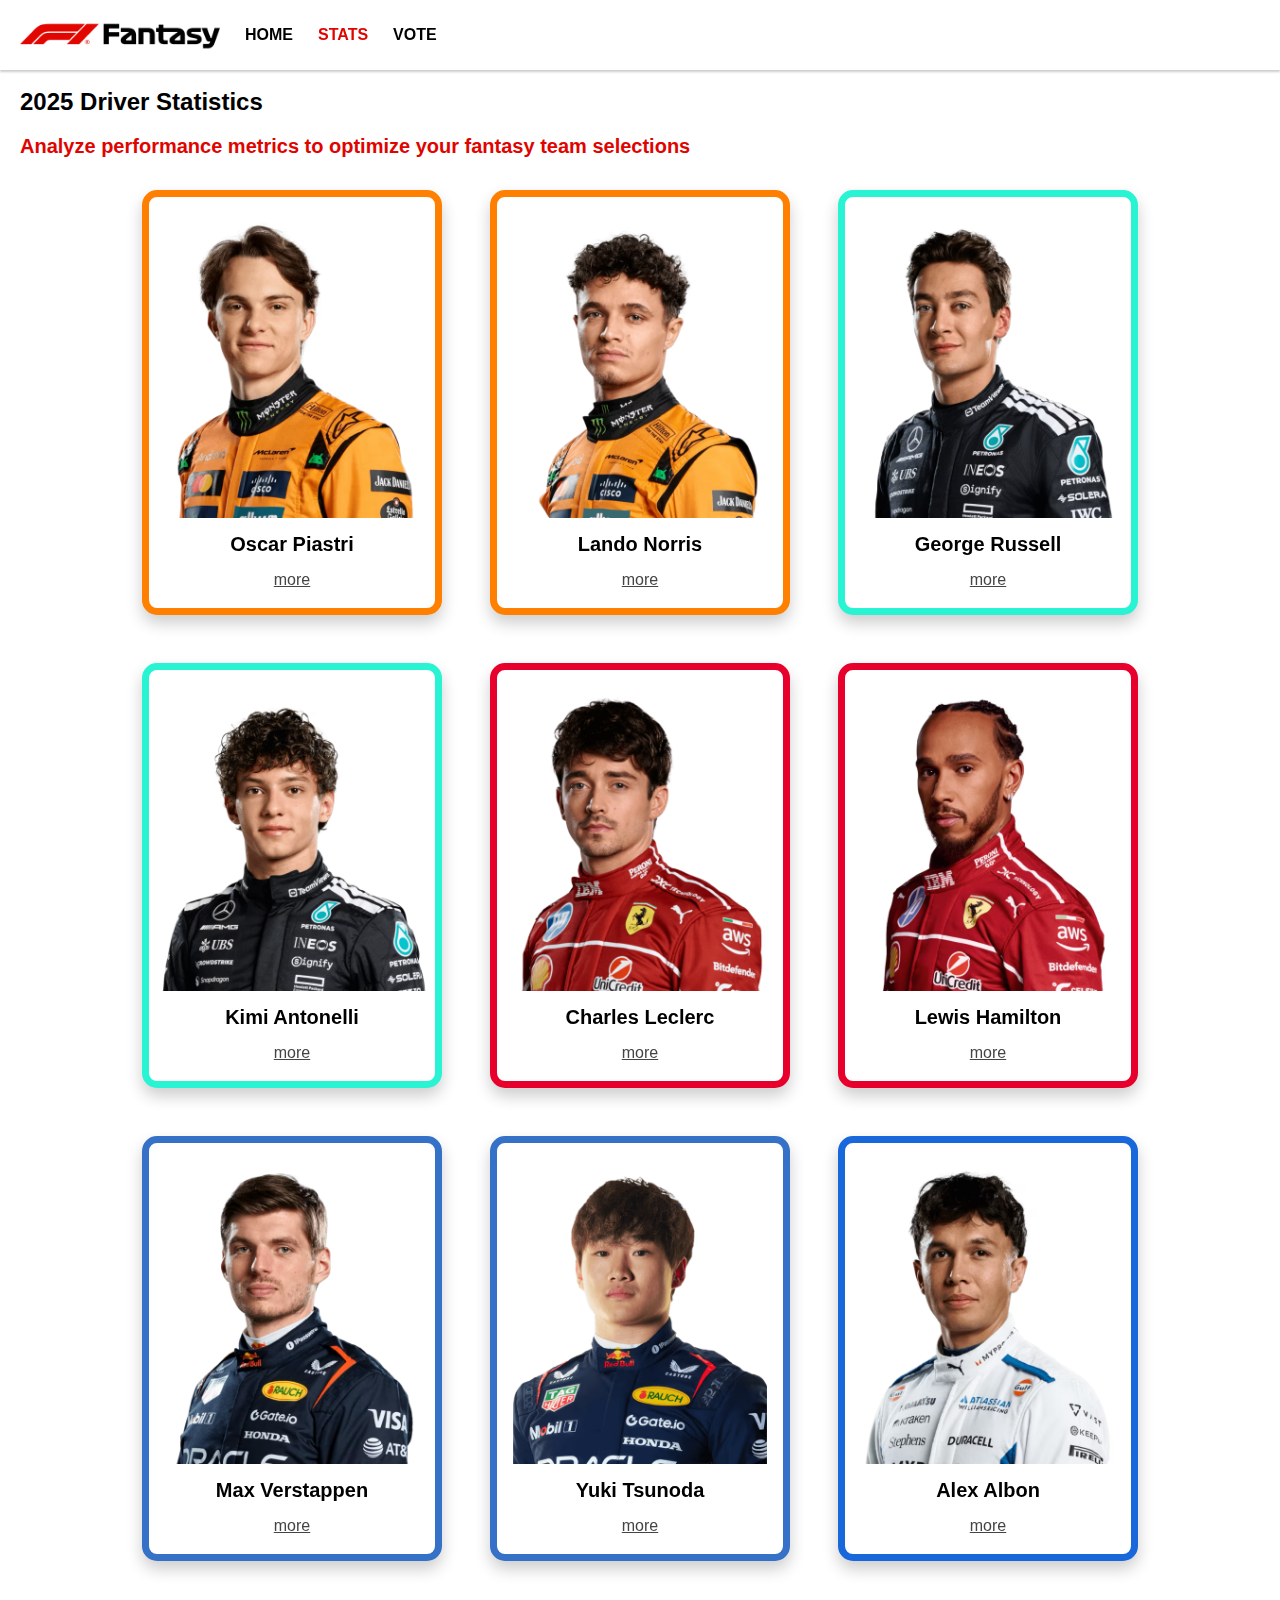
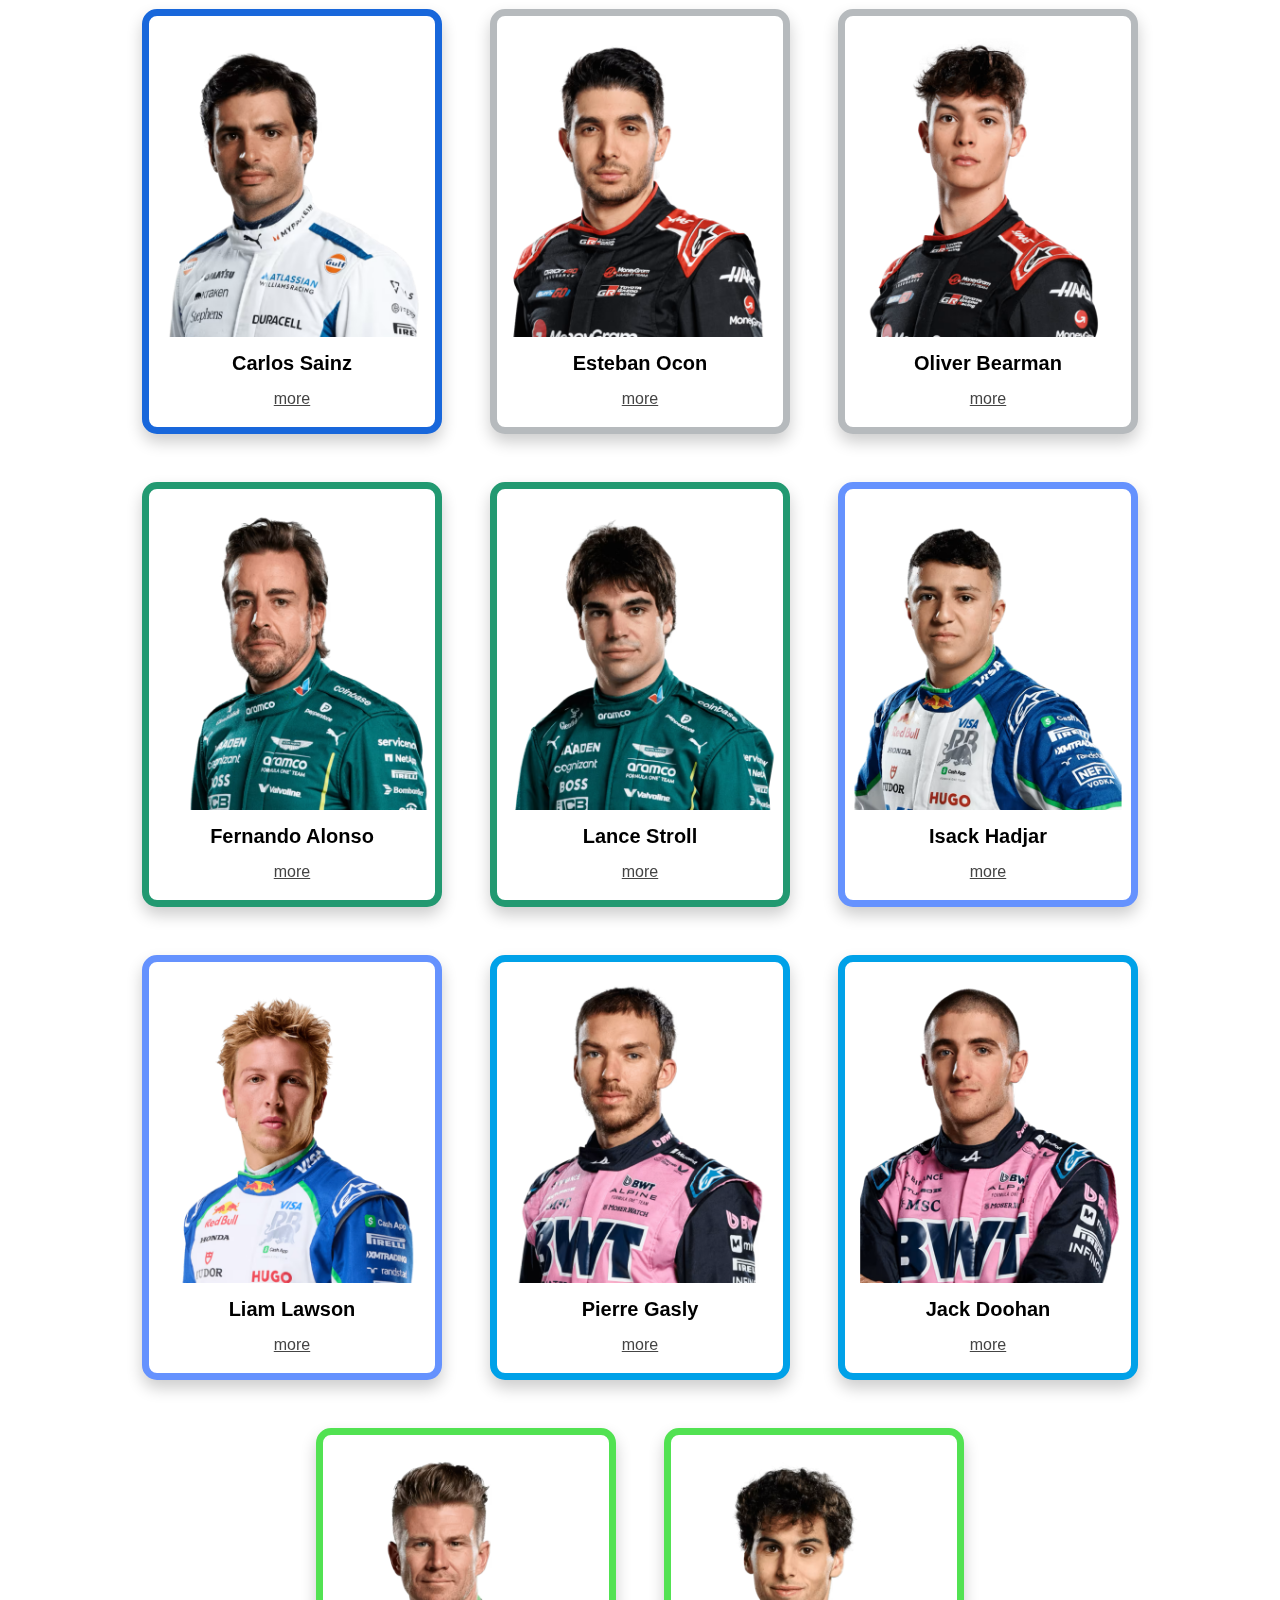
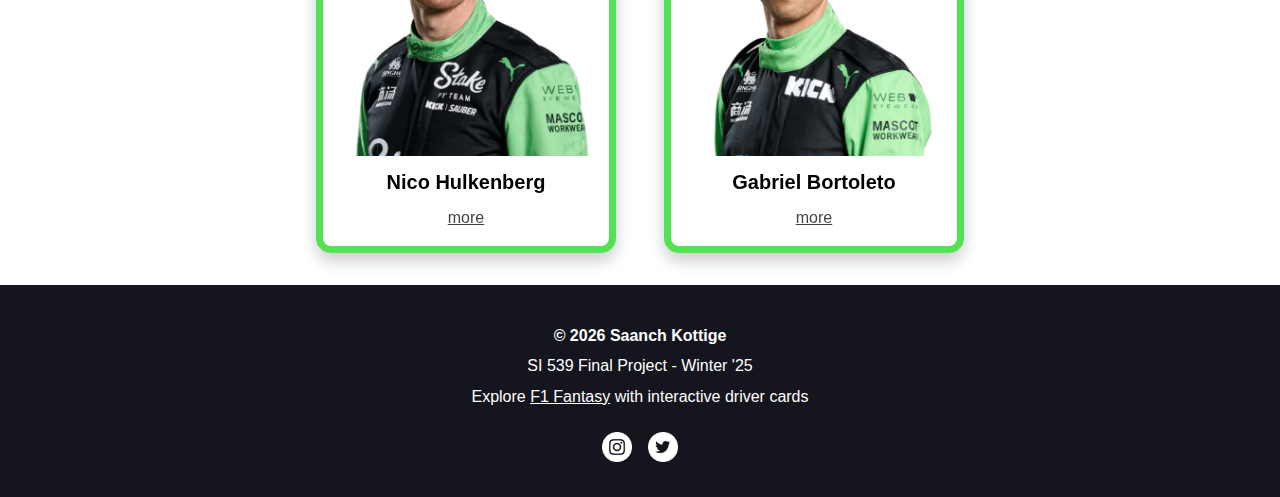
<file: stats.html>
<!DOCTYPE html>
<html lang="en">

<head>
    <meta charset="UTF-8">
    <meta name="viewport" content="width=device-width, initial-scale=1.0">
    <link rel="stylesheet" type="text/css" href="css/html5reset.css">
    <link rel="stylesheet" type="text/css" href="css/style.css">
    <title>F1 Fantasy 2025 Driver Stats</title>
</head>

<body>
    <a class="skip" href="#main_anchor">Skip to Main Content</a>
    <header>
        <img src="images/logo.png" alt="F1 Fantasy Logo" class="logo">
        <nav class="nav">
            <ul>
                <li><a href = "index.html">HOME</a></li>
                <li><a href = "stats.html" class="active">STATS</a></li>
                <li><a href = "vote.html">VOTE</a></li>
            </ul>
        </nav>
    </header>

    <main id="main_anchor">
        <h1>2025 Driver Statistics</h1>

        <h2 class="tagline">Analyze performance metrics to optimize your fantasy team selections</h2>

        <div class="drivers">

        <!-- Oscar -->
        <div class="card">
            <div class="card__inner">
                <div class="card__face card__face--front mclaren">
                    <img src="images/oscar.png" alt="Oscar Piastri Headshot"/>
					<h2>Oscar Piastri</h2>
                    <div class="card__button--front">
                        <button type="button" class="card__button--front">more</button>
                    </div>
                </div>
                <div class="card__face card__face--back mclaren">
                    <div class="card__content">
                        <div class="card__header">
                            <img src="images/oscar.png" alt="Oscar Piastri Headshot"/>
                            <h2>Oscar Piastri</h2>
                            <h3>McLaren</h3>
                        </div>
                        <div class="card__body">
                            <h3>Standing</h3>
                            <p>1st</p>
                            <h3>Value</h3>
                            <p>$23.7m</p>
                            <h3>Fantasy Points</h3>
                            <p>162</p>
                            <h3>Selection %</h3>
                            <p>35%</p>
                            <h3>Value for Money</h3>
                            <p>1.37</p>
                        </div>
                        <div class="card__button--back">
                            <button type="button" class="card__button--back">close</button>
                        </div>
                    </div>
                </div>
            </div>
        </div>

        <!-- Lando -->
        <div class="card">
            <div class="card__inner">
                <div class="card__face card__face--front mclaren">
                    <img src="images/lando.png" alt="Lando Norris Headshot"/>
					<h2>Lando Norris</h2>
                    <div class="card__button--front">
                        <button type="button" class="card__button--front">more</button>
                    </div>
                </div>
                <div class="card__face card__face--back mclaren">
                    <div class="card__content">
                        <div class="card__header">
                            <img src="images/lando.png" alt="Lando Norris Headshot"/>
                            <h2>Lando Norris</h2>
                            <h3>McLaren</h3>
                        </div>
                        <div class="card__body">
                            <h3>Standing</h3>
                            <p>2nd</p>
                            <h3>Value</h3>
                            <p>$30.1m</p>
                            <h3>Fantasy Points</h3>
                            <p>195</p>
                            <h3>Selection %</h3>
                            <p>25%</p>
                            <h3>Value for Money</h3>
                            <p>1.3</p>
                        </div>
                        <div class="card__button--back">
                            <button type="button" class="card__button--back">close</button>
                        </div>
                    </div>
                </div>
            </div>
        </div>

        <!-- George -->
        <div class="card">
            <div class="card__inner">
                <div class="card__face card__face--front mercedes">
                    <img src="images/george.png" alt="George Russell Headshot"/>
					<h2>George Russell</h2>
                    <div class="card__button--front">
                        <button type="button" class="card__button--front">more</button>
                    </div>
                </div>
                <div class="card__face card__face--back mercedes">
                    <div class="card__content">
                        <div class="card__header">
                            <img src="images/george.png" alt="George Russell Headshot" class="pp"/>
                            <h2>George Russell</h2>
                            <h3>Mercedes</h3>
                        </div>
                        <div class="card__body">
                            <h3>Standing</h3>
                            <p>4th</p>
                            <h3>Value</h3>
                            <p>$22.1m</p>
                            <h3>Fantasy Points</h3>
                            <p>125</p>
                            <h3>Selection %</h3>
                            <p>12%</p>
                            <h3>Value for Money</h3>
                            <p>1.13</p>
                        </div>
                        <div class="card__button--back">
                            <button type="button" class="card__button--back">close</button>
                        </div>
                    </div>
                </div>
            </div>
        </div>

        <!-- Kimi -->
        <div class="card">
            <div class="card__inner">
                <div class="card__face card__face--front mercedes">
                    <img src="images/kimi.png" alt="Kimi Antonelli Headshot"/>
					<h2>Kimi Antonelli </h2>
                    <div class="card__button--front">
                        <button type="button" class="card__button--front">more</button>
                    </div>
                </div>
                <div class="card__face card__face--back mercedes">
                    <div class="card__content">
                        <div class="card__header">
                            <img src="images/kimi.png" alt="Kimi Antonelli Headshot" class="pp"/>
                            <h2>Kimi Antonelli</h2>
                            <h3>Mercedes</h3>
                        </div>
                        <div class="card__body">
                            <h3>Standing</h3>
                            <p>6th</p>
                            <h3>Value</h3>
                            <p>$19.6m</p>
                            <h3>Fantasy Points</h3>
                            <p>113</p>
                            <h3>Selection %</h3>
                            <p>19%</p>
                            <h3>Value for Money</h3>
                            <p>1.15</p>
                        </div>
                        <div class="card__button--back">
                            <button type="button" class="card__button--back">close</button>
                        </div>
                    </div>
                </div>
            </div>
        </div>

        <!-- Charles -->
        <div class="card">
            <div class="card__inner">
                <div class="card__face card__face--front ferrari">
                    <img src="images/charles.png" alt="Charles Leclerc Headshot"/>
					<h2>Charles Leclerc</h2>
                    <div class="card__button--front">
                        <button type="button" class="card__button--front">more</button>
                    </div>
                </div>
                <div class="card__face card__face--back ferrari">
                    <div class="card__content">
                        <div class="card__header">
                            <img src="images/charles.png" alt="Charles Leclerc Headshot"/>
                            <h2>Charles Leclerc</h2>
                            <h3>Ferrari</h3>
                        </div>
                        <div class="card__body">
                            <h3>Standing</h3>
                            <p>5th</p>
                            <h3>Value</h3>
                            <p>$24.6m</p>
                            <h3>Fantasy Points</h3>
                            <p>65</p>
                            <h3>Selection %</h3>
                            <p>13%</p>
                            <h3>Value for Money</h3>
                            <p>0.53</p>
                        </div>
                        <div class="card__button--back">
                            <button type="button" class="card__button--back">close</button>
                        </div>
                    </div>
                </div>
            </div>
        </div>

        <!-- Lewis -->
        <div class="card">
            <div class="card__inner">
                <div class="card__face card__face--front ferrari">
                    <img src="images/lewis.png" alt="Lewis Hamilton Headshot"/>
					<h2>Lewis Hamilton</h2>
                    <div class="card__button--front">
                        <button type="button" class="card__button--front">more</button>
                    </div>
                </div>
                <div class="card__face card__face--back ferrari">
                    <div class="card__content">
                        <div class="card__header">
                            <img src="images/lewis.png" alt="Lewis Hamilton Headshot"/>
                            <h2>Lewis Hamilton</h2>
                            <h3>Ferrari</h3>
                        </div>
                        <div class="card__body">
                            <h3>Standing</h3>
                            <p>7th</p>
                            <h3>Value</h3>
                            <p>$23.3m</p>
                            <h3>Fantasy Points</h3>
                            <p>66</p>
                            <h3>Selection %</h3>
                            <p>12%</p>
                            <h3>Value for Money</h3>
                            <p>0.57</p>
                        </div>
                        <div class="card__button--back">
                            <button type="button" class="card__button--back">close</button>
                        </div>
                    </div>
                </div>
            </div>
        </div>

        <!-- Max -->
        <div class="card">
            <div class="card__inner">
                <div class="card__face card__face--front redbull">
                    <img src="images/max.png" alt="Max Verstappen Headshot"/>
					<h2>Max Verstappen</h2>
                    <div class="card__button--front">
                        <button type="button" class="card__button--front">more</button>
                    </div>
                </div>
                <div class="card__face card__face--back redbull">
                    <div class="card__content">
                        <div class="card__header">
                            <img src="images/max.png" alt="Max Verstappen Headshot"/>
                            <h2>Max Verstappen</h2>
                            <h3>Red Bull Racing</h3>
                        </div>
                        <div class="card__body">
                            <h3>Standing</h3>
                            <p>3rd</p>
                            <h3>Value</h3>
                            <p>$28.9m</p>
                            <h3>Fantasy Points</h3>
                            <p>155</p>
                            <h3>Selection %</h3>
                            <p>17%</p>
                            <h3>Value for Money</h3>
                            <p>1.07</p>
                        </div>
                        <div class="card__button--back">
                            <button type="button" class="card__button--back">close</button>
                        </div>
                    </div>
                </div>
            </div>
        </div>

        <!-- Yuki -->
        <div class="card">
            <div class="card__inner">
                <div class="card__face card__face--front redbull">
                    <img src="images/yuki.png" alt="Yuki Tsunoda Headshot"/>
					<h2>Yuki Tsunoda</h2>
                    <div class="card__button--front">
                        <button type="button" class="card__button--front">more</button>
                    </div>
                </div>
                <div class="card__face card__face--back redbull">
                    <div class="card__content">
                        <div class="card__header">
                            <img src="images/yuki.png" alt="Yuki Tsunoda Headshot"/>
                            <h2>Yuki Tsunoda</h2>
                            <h3>Red Bull Racing</h3>
                        </div>
                        <div class="card__body">
                            <h3>Standing</h3>
                            <p>16th</p>
                            <h3>Value</h3>
                            <p>$15.8m</p>
                            <h3>Fantasy Points</h3>
                            <p>5</p>
                            <h3>Selection %</h3>
                            <p>12%</p>
                            <h3>Value for Money</h3>
                            <p>0.06</p>
                        </div>
                        <div class="card__button--back">
                            <button type="button" class="card__button--back">close</button>
                        </div>
                    </div>
                </div>
            </div>
        </div>

        <!-- Alex -->
        <div class="card">
            <div class="card__inner">
                <div class="card__face card__face--front williams">
                    <img src="images/alex.png" alt="Alex Albon Headshot"/>
					<h2>Alex Albon</h2>
                    <div class="card__button--front">
                        <button type="button" class="card__button--front">more</button>
                    </div>
                </div>
                <div class="card__face card__face--back williams">
                    <div class="card__content">
                        <div class="card__header">
                            <img src="images/alex.png" alt="Alex Albon Headshot"/>
                            <h2>Alex Albon</h2>
                            <h3>Williams</h3>
                        </div>
                        <div class="card__body">
                            <h3>Standing</h3>
                            <p>8th</p>
                            <h3>Value</h3>
                            <p>$12.6m</p>
                            <h3>Fantasy Points</h3>
                            <p>61</p>
                            <h3>Selection %</h3>
                            <p>30%</p>
                            <h3>Value for Money</h3>
                            <p>0.97</p>
                        </div>
                        <div class="card__button--back">
                            <button type="button" class="card__button--back">close</button>
                        </div>
                    </div>
                </div>
            </div>
        </div>

        <!-- Carlos -->
        <div class="card">
            <div class="card__inner">
                <div class="card__face card__face--front williams">
                    <img src="images/carlos.png" alt="Carlos Sainz Headshot"/>
					<h2>Carlos Sainz</h2>
                    <div class="card__button--front">
                        <button type="button" class="card__button--front">more</button>
                    </div>
                </div>
                <div class="card__face card__face--back williams">
                    <div class="card__content">
                        <div class="card__header">
                            <img src="images/carlos.png" alt="Carlos Sainz Headshot"/>
                            <h2>Carlos Sainz</h2>
                            <h3>Williams</h3>
                        </div>
                        <div class="card__body">
                            <h3>Standing</h3>
                            <p>15th</p>
                            <h3>Value</h3>
                            <p>$10.1m</p>
                            <h3>Fantasy Points</h3>
                            <p>- 4</p>
                            <h3>Selection %</h3>
                            <p>39%</p>
                            <h3>Value for Money</h3>
                            <p>- 0.08</p>
                        </div>
                        <div class="card__button--back">
                            <button type="button" class="card__button--back">close</button>
                        </div>
                    </div>
                </div>
            </div>
        </div>

        <!-- Esteban -->
        <div class="card">
            <div class="card__inner">
                <div class="card__face card__face--front haas">
                    <img src="images/esteban.png" alt="Esteban Ocon Headshot"/>
					<h2>Esteban Ocon</h2>
                    <div class="card__button--front">
                        <button type="button" class="card__button--front">more</button>
                    </div>
                </div>
                <div class="card__face card__face--back haas">
                    <div class="card__content">
                        <div class="card__header">
                            <img src="images/esteban.png" alt="Esteban Ocon Headshot"/>
                            <h2>Esteban Ocon</h2>
                            <h3>Haas</h3>
                        </div>
                        <div class="card__body">
                            <h3>Standing</h3>
                            <p>9th</p>
                            <h3>Value</h3>
                            <p>$9.1m</p>
                            <h3>Fantasy Points</h3>
                            <p>54</p>
                            <h3>Selection %</h3>
                            <p>29%</p>
                            <h3>Value for Money</h3>
                            <p>1.19</p>
                        </div>
                        <div class="card__button--back">
                            <button type="button" class="card__button--back">close</button>
                        </div>
                    </div>
                </div>
            </div>
        </div>

        <!-- Oliver -->
        <div class="card">
            <div class="card__inner">
                <div class="card__face card__face--front haas">
                    <img src="images/oliver.png" alt="Oliver Bearman Headshot"/>
					<h2>Oliver Bearman</h2>
                    <div class="card__button--front">
                        <button type="button" class="card__button--front">more</button>
                    </div>
                </div>
                <div class="card__face card__face--back haas">
                    <div class="card__content">
                        <div class="card__header">
                            <img src="images/oliver.png" alt="Oliver Bearman Headshot"/>
                            <h2>Oliver Bearman</h2>
                            <h3>Haas</h3>
                        </div>
                        <div class="card__body">
                            <h3>Standing</h3>
                            <p>13th</p>
                            <h3>Value</h3>
                            <p>$8.5m</p>
                            <h3>Fantasy Points</h3>
                            <p>53</p>
                            <h3>Selection %</h3>
                            <p>53%</p>
                            <h3>Value for Money</h3>
                            <p>1.25</p>
                        </div>
                        <div class="card__button--back">
                            <button type="button" class="card__button--back">close</button>
                        </div>
                    </div>
                </div>
            </div>
        </div>

        <!-- Fernando -->
        <div class="card">
            <div class="card__inner">
                <div class="card__face card__face--front astonmartin">
                    <img src="images/fernando.png" alt="Fernando Alonso Headshot"/>
					<h2>Fernando Alonso</h2>
                    <div class="card__button--front">
                        <button type="button" class="card__button--front">more</button>
                    </div>
                </div>
                <div class="card__face card__face--back astonmartin">
                    <div class="card__content">
                        <div class="card__header">
                            <img src="images/fernando.png" alt="Fernando Alonso Headshot"/>
                            <h2>Fernando Alonso</h2>
                            <h3>Aston Martin</h3>
                        </div>
                        <div class="card__body">
                            <h3>Standing</h3>
                            <p>17th</p>
                            <h3>Value</h3>
                            <p>$6.2m</p>
                            <h3>Fantasy Points</h3>
                            <p>- 20</p>
                            <h3>Selection %</h3>
                            <p>32%</p>
                            <h3>Value for Money</h3>
                            <p>- 0.65</p>
                        </div>
                        <div class="card__button--back">
                            <button type="button" class="card__button--back">close</button>
                        </div>
                    </div>
                </div>
            </div>
        </div>

        <!-- Lance -->
        <div class="card">
            <div class="card__inner">
                <div class="card__face card__face--front astonmartin">
                    <img src="images/lance.png" alt="Lance Stroll Headshot"/>
					<h2>Lance Stroll</h2>
                    <div class="card__button--front">
                        <button type="button" class="card__button--front">more</button>
                    </div>
                </div>
                <div class="card__face card__face--back astonmartin">
                    <div class="card__content">
                        <div class="card__header">
                            <img src="images/lance.png" alt="Lance Stroll Headshot"/>
                            <h2>Lance Stroll</h2>
                            <h3>Aston Martin</h3>
                        </div>
                        <div class="card__body">
                            <h3>Standing</h3>
                            <p>10th</p>
                            <h3>Value</h3>
                            <p>$9.1m</p>
                            <h3>Fantasy Points</h3>
                            <p>43</p>
                            <h3>Selection %</h3>
                            <p>11%</p>
                            <h3>Value for Money</h3>
                            <p>0.95</p>
                        </div>
                        <div class="card__button--back">
                            <button type="button" class="card__button--back">close</button>
                        </div>
                    </div>
                </div>
            </div>
        </div>

        <!-- Isack -->
        <div class="card">
            <div class="card__inner">
                <div class="card__face card__face--front vcarb">
                    <img src="images/isack.png" alt="Isack Hadjar Headshot"/>
					<h2>Isack Hadjar</h2>
                    <div class="card__button--front">
                        <button type="button" class="card__button--front">more</button>
                    </div>
                </div>
                <div class="card__face card__face--back vcarb">
                    <div class="card__content">
                        <div class="card__header">
                            <img src="images/isack.png" alt="Isack Hadjar Headshot"/>
                            <h2>Isack Hadjar</h2>
                            <h3>Racing Bulls</h3>
                        </div>
                        <div class="card__body">
                            <h3>Standing</h3>
                            <p>14th</p>
                            <h3>Value</h3>
                            <p>$5.7m</p>
                            <h3>Fantasy Points</h3>
                            <p>12</p>
                            <h3>Selection %</h3>
                            <p>55%</p>
                            <h3>Value for Money</h3>
                            <p>0.42</p>
                        </div>
                        <div class="card__button--back">
                            <button type="button" class="card__button--back">close</button>
                        </div>
                    </div>
                </div>
            </div>
        </div>

        <!-- Liam -->
        <div class="card">
            <div class="card__inner">
                <div class="card__face card__face--front vcarb">
                    <img src="images/liam.png" alt="Liam Lawson Headshot"/>
					<h2>Liam Lawson</h2>
                    <div class="card__button--front">
                        <button type="button" class="card__button--front">more</button>
                    </div>
                </div>
                <div class="card__face card__face--back vcarb">
                    <div class="card__content">
                        <div class="card__header">
                            <img src="images/liam.png" alt="Liam Lawson Headshot"/>
                            <h2>Liam Lawson</h2>
                            <h3>Racing Bulls</h3>
                        </div>
                        <div class="card__body">
                            <h3>Standing</h3>
                            <p>18th</p>
                            <h3>Value</h3>
                            <p>$6.6m</p>
                            <h3>Fantasy Points</h3>
                            <p>12</p>
                            <h3>Selection %</h3>
                            <p>6%</p>
                            <h3>Value for Money</h3>
                            <p>0.36</p>
                        </div>
                        <div class="card__button--back">
                            <button type="button" class="card__button--back">close</button>
                        </div>
                    </div>
                </div>
            </div>
        </div>

        <!-- Pierre -->
        <div class="card">
            <div class="card__inner">
                <div class="card__face card__face--front alpine">
                    <img src="images/pierre.png" alt="Pierre Gasly Headshot"/>
					<h2>Pierre Gasly</h2>
                    <div class="card__button--front">
                        <button type="button" class="card__button--front">more</button>
                    </div>
                </div>
                <div class="card__face card__face--back alpine">
                    <div class="card__content">
                        <div class="card__header">
                            <img src="images/pierre.png" alt="Pierre Gasly Headshot"/>
                            <h2>Pierre Gasly</h2>
                            <h3>Alpine</h3>
                        </div>
                        <div class="card__body">
                            <h3>Standing</h3>
                            <p>11th</p>
                            <h3>Value</h3>
                            <p>$8.8m</p>
                            <h3>Fantasy Points</h3>
                            <p>- 11</p>
                            <h3>Selection %</h3>
                            <p>19%</p>
                            <h3>Value for Money</h3>
                            <p>- 0.25</p>
                        </div>
                        <div class="card__button--back">
                            <button type="button" class="card__button--back">close</button>
                        </div>
                    </div>
                </div>
            </div>
        </div>

        <!-- Jack -->
        <div class="card">
            <div class="card__inner">
                <div class="card__face card__face--front alpine">
                    <img src="images/jack.png" alt="Jack Doohan Headshot"/>
					<h2>Jack Doohan</h2>
                    <div class="card__button--front">
                        <button type="button" class="card__button--front">more</button>
                    </div>
                </div>
                <div class="card__face card__face--back alpine">
                    <div class="card__content">
                        <div class="card__header">
                            <img src="images/jack.png" alt="Jack Doohan Headshot"/>
                            <h2>Jack Doohan</h2>
                            <h3>Alpine</h3>
                        </div>
                        <div class="card__body">
                            <h3>Standing</h3>
                            <p>19th</p>
                            <h3>Value</h3>
                            <p>$5m</p>
                            <h3>Fantasy Points</h3>
                            <p>0</p>
                            <h3>Selection %</h3>
                            <p>19%</p>
                            <h3>Value for Money</h3>
                            <p>0</p>
                        </div>
                        <div class="card__button--back">
                            <button type="button" class="card__button--back">close</button>
                        </div>
                    </div>
                </div>
            </div>
        </div>

        <!-- Nico -->
        <div class="card">
            <div class="card__inner">
                <div class="card__face card__face--front kicksauber">
                    <img src="images/nico.png" alt="Nico Hulkenberg Headshot"/>
					<h2>Nico Hulkenberg</h2>
                    <div class="card__button--front">
                        <button type="button" class="card__button--front">more</button>
                    </div>
                </div>
                <div class="card__face card__face--back kicksauber">
                    <div class="card__content">
                        <div class="card__header">
                            <img src="images/nico.png" alt="Nico Hulkenberg Headshot"/>
                            <h2>Nico Hulkenberg</h2>
                            <h3>Kick Sauber</h3>
                        </div>
                        <div class="card__body">
                            <h3>Standing</h3>
                            <p>12th</p>
                            <h3>Value</h3>
                            <p>$6.6m</p>
                            <h3>Fantasy Points</h3>
                            <p>6</p>
                            <h3>Selection %</h3>
                            <p>28%</p>
                            <h3>Value for Money</h3>
                            <p>0.18</p>
                        </div>
                        <div class="card__button--back">
                            <button type="button" class="card__button--back">close</button>
                        </div>
                    </div>
                </div>
            </div>
        </div>

        <!-- Gabriel -->
        <div class="card">
            <div class="card__inner">
                <div class="card__face card__face--front kicksauber">
                    <img src="images/gabriel.png" alt="Gabriel Bortoleto Headshot"/>
					<h2>Gabriel Bortoleto</h2>
                    <div class="card__button--front">
                        <button type="button" class="card__button--front">more</button>
                    </div>
                </div>
                <div class="card__face card__face--back kicksauber">
                    <div class="card__content">
                        <div class="card__header">
                            <img src="images/gabriel.png" alt="Gabriel Bortoleto Headshot"/>
                            <h2>Gabriel Bortoleto</h2>
                            <h3>Kick Sauber</h3>
                        </div>
                        <div class="card__body">
                            <h3>Standing</h3>
                            <p>20th</p>
                            <h3>Value</h3>
                            <p>$4.5m</p>
                            <h3>Fantasy Points</h3>
                            <p>- 6</p>
                            <h3>Selection %</h3>
                            <p>24%</p>
                            <h3>Value for Money</h3>
                            <p>- 0.27</p>
                        </div>
                        <div class="card__button--back">
                            <button type="button" class="card__button--back">close</button>
                        </div>
                    </div>
                </div>
            </div>
        </div>

        </div>
    </main>

    <footer class="footer">
        <div class="footer__content">
          <h3>&copy; <span id="year"></span> Saanch Kottige</h3>
          <script>
              const year = new Date().getFullYear();
              document.getElementById("year").textContent = year;
          </script>
          <p>SI 539 Final Project - Winter '25</p>
          <p>Explore <a href="https://fantasy.formula1.com/en/">F1 Fantasy</a> with interactive driver cards</p>
        </div>
        <div class="footer__social">
          <a href="https://www.instagram.com/f1/" class="social-icon"><img src="images/instagram.png" alt="Instagram"></a>
          <a href="https://x.com/F1" class="social-icon"><img src="images/twitter.png" alt="X (twitter)"></a>
        </div>
      </footer>

    <script src="js/main.js"></script>

</body>

</html>
</file>
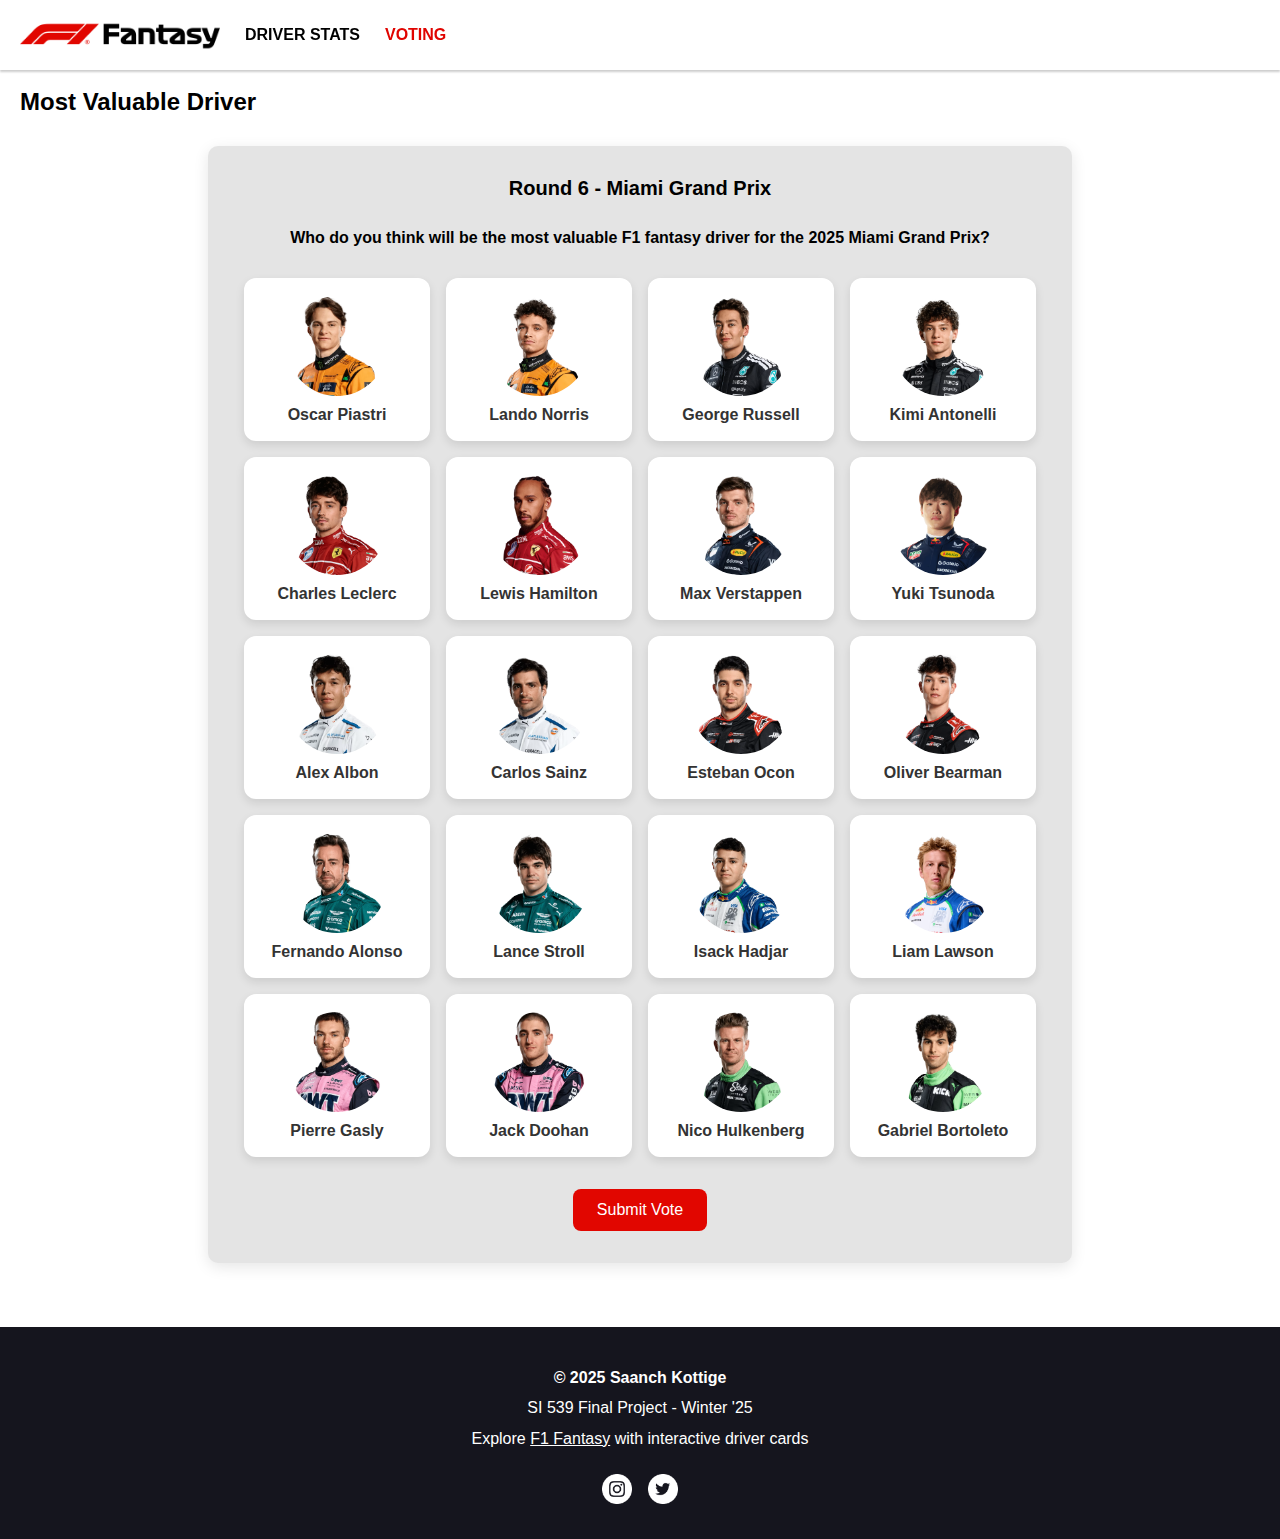
<file: vote.html>
<!DOCTYPE html>
<html lang="en">

<head>
    <meta charset="UTF-8">
    <meta name="viewport" content="width=device-width, initial-scale=1.0">
    <link rel="stylesheet" type="text/css" href="css/html5reset.css">
    <link rel="stylesheet" type="text/css" href="css/style.css">
    <title>Driver of the Round Poll</title>
</head>

<body>
    <a class="skip" href="#main_anchor">Skip to Main Content</a>
    <header>
        <img src="images/logo.png" alt="F1 Fantasy Logo" class="logo">
        <nav class="nav">
            <ul>
                <li><a href = "index.html">DRIVER STATS</a></li>
                <li><a href = "vote.html" class="active">VOTING</a></li>
            </ul>
        </nav>
    </header>

    <main id="main_anchor">
        <h1>Most Valuable Driver</h1>

        <div id="poll-section">
        <form id="vote-form">
            <h2>Round 6 - Miami Grand Prix</h2>
            <h3>Who do you think will be the most valuable F1 fantasy driver for the 2025 Miami Grand Prix?</h3>

            <div class="driver-options">

                <label class="driver-card">
                    <input type="radio" name="driver" value="oscar"/>
                    <img src="images/oscar.png" alt="Oscar Piastri">
                    <span>Oscar Piastri</span>
                </label>

                <label class="driver-card">
                    <input type="radio" name="driver" value="lando"/>
                    <img src="images/lando.png" alt="Lando Norris">
                    <span>Lando Norris</span>
                </label>

                <label class="driver-card">
                    <input type="radio" name="driver" value="george"/>
                    <img src="images/george.png" alt="Reorge Russell">
                    <span>George Russell</span>
                </label>

                <label class="driver-card">
                    <input type="radio" name="driver" value="kimi"/>
                    <img src="images/kimi.png" alt="Kimi Antonelli">
                    <span>Kimi Antonelli</span>
                </label>

                <label class="driver-card">
                    <input type="radio" name="driver" value="charles"/>
                    <img src="images/charles.png" alt="Charles Leclerc">
                    <span>Charles Leclerc</span>
                </label>

                <label class="driver-card">
                    <input type="radio" name="driver" value="lewis"/>
                    <img src="images/lewis.png" alt="Lewis Hamilton">
                    <span>Lewis Hamilton</span>
                </label>

                <label class="driver-card">
                    <input type="radio" name="driver" value="max"/>
                    <img src="images/max.png" alt="Max Verstappen">
                    <span>Max Verstappen</span>
                </label>

                <label class="driver-card">
                    <input type="radio" name="driver" value="yuki"/>
                    <img src="images/yuki.png" alt="Yuki Tsunoda">
                    <span>Yuki Tsunoda</span>
                </label>

                <label class="driver-card">
                    <input type="radio" name="driver" value="alex"/>
                    <img src="images/alex.png" alt="Alex Albon">
                    <span>Alex Albon</span>
                </label>

                <label class="driver-card">
                    <input type="radio" name="driver" value="carlos"/>
                    <img src="images/carlos.png" alt="Carlos Sainz">
                    <span>Carlos Sainz</span>
                </label>

                <label class="driver-card">
                    <input type="radio" name="driver" value="esteban"/>
                    <img src="images/esteban.png" alt="Esteban Ocon">
                    <span>Esteban Ocon</span>
                </label>

                <label class="driver-card">
                    <input type="radio" name="driver" value="oliver"/>
                    <img src="images/oliver.png" alt="Oliver Bearman">
                    <span>Oliver Bearman</span>
                </label>

                <label class="driver-card">
                    <input type="radio" name="driver" value="fernando"/>
                    <img src="images/fernando.png" alt="Fernando Alonso">
                    <span>Fernando Alonso</span>
                </label>

                <label class="driver-card">
                    <input type="radio" name="driver" value="lance"/>
                    <img src="images/lance.png" alt="Lance Stroll">
                    <span>Lance Stroll</span>
                </label>

                <label class="driver-card">
                    <input type="radio" name="driver" value="isack"/>
                    <img src="images/isack.png" alt="Isack Hadjar">
                    <span>Isack Hadjar</span>
                </label>

                <label class="driver-card">
                    <input type="radio" name="driver" value="liam"/>
                    <img src="images/liam.png" alt="Liam Lawson">
                    <span>Liam Lawson</span>
                </label>

                <label class="driver-card">
                    <input type="radio" name="driver" value="pierre"/>
                    <img src="images/pierre.png" alt="Pierre Gasly">
                    <span>Pierre Gasly</span>
                </label>

                <label class="driver-card">
                    <input type="radio" name="driver" value="jack"/>
                    <img src="images/jack.png" alt="Jack Doohan">
                    <span>Jack Doohan</span>
                </label>

                <label class="driver-card">
                    <input type="radio" name="driver" value="nico"/>
                    <img src="images/nico.png" alt="Nico Hulkenberg">
                    <span>Nico Hulkenberg</span>
                </label>

                <label class="driver-card">
                    <input type="radio" name="driver" value="gabriel"/>
                    <img src="images/gabriel.png" alt="Gabriel Bortoleto">
                    <span>Gabriel Bortoleto</span>
                </label>

            </div>

            <button type="submit" class="vote-button">Submit Vote</button>
        </form>
        </div>

        <section id="results" class="poll-page__results" style="display: none;">
        <!-- <section id="results" class="poll-page__results"> if results should be shown initially-->
            <h2>Current Standings</h2>
            <div class="results"></div>
        </section>

    </main>

    <footer class="footer">
      <div class="footer__content">
        <h3>&copy; 2025 Saanch Kottige</h3>
        <p>SI 539 Final Project - Winter '25</p>
        <p>Explore <a href="https://fantasy.formula1.com/en/">F1 Fantasy</a> with interactive driver cards</p>
      </div>
      <div class="footer__social">
        <a href="https://www.instagram.com/f1/" class="social-icon"><img src="images/instagram.png" alt="Instagram"></a>
        <a href="https://x.com/F1" class="social-icon"><img src="images/twitter.png" alt="X (twitter)"></a>
      </div>
    </footer>

    <script src="js/main.js"></script>

</body>

</html>
</file>
<file: css/style.css>
/* Universal */
* {
  font-family: 'Orbitron', sans-serif;
}

/* Skip */
.skip {
  position: fixed;
  top: -50px;
  height: 30px;
  background-color: #15151E;
  color: #ffffff;
  align-content: center;
  z-index: 1001;
  padding: 10px;
  margin-left: 15px;
}

.skip:focus {
  top: 15px;
}

/* Navigation */
header {
  position: fixed;
  top: 0;
  left: 0;
  height: 70px;
  width: 100%;
  background-color: #ffffff;
  box-shadow: rgba(0,0,0,0.2) 0px 2px 2px;
  box-sizing: border-box;
  display: flex;
  justify-content: flex-start;
  align-items: center;
  padding: 20px 10px;
  z-index: 1000;
}

.logo {
  margin-top: 5px;
  margin-left: 10px;
  margin-bottom: 5px;
  width: 35%;
  min-width: 150px;
  max-width: 200px;
}

.nav > ul {
  list-style: none;
  margin-left: 25px;
  display: flex;
  justify-content: space-around;
  gap: 25px;
}

.nav a {
  color: black;
  text-decoration: none;
  font-weight: 600;
  font-size: 1rem;
}

.nav a:hover {
  color: #c00500;
  text-decoration: underline
}

.nav a.active {
  color: #E00400;
  text-decoration: none;
  font-size: 1rem;
  font-weight: 600;
}

/* Main */
main {
  margin-top: 90px;
  margin-left: 20px;
  margin-right: 20px;
}

h1 {
  margin-top: 1.5rem;
  font-size: 1.5rem;
  font-weight: 600;
}

.tagline {
  color: #E00400;
  line-height: 1.5rem;
  margin-top: 20px;
}

h2 {
  font-size: 1.25rem;
  font-weight: 600;
}

h3 {
  font-size: 1rem;
  font-weight: 600;
}

/* Footer */
.footer {
  background-color: #15151E;
  color: #ffffff;
  padding: 2rem 1rem;
  text-align: center;
  display: flex;
  flex-direction: column;
  align-items: center;
  gap: 1rem;
}

.footer__content h3,
.footer__content p {
  font-family: 'Inter', sans-serif;
  margin: 0.5rem 0;
  font-size: 1rem;
  line-height: 1.4;
}

.footer__content a {
  color: #ffffff;
  text-decoration: underline;
}

.footer__social {
  display: flex;
  gap: 1rem;
  justify-content: center;
  flex-wrap: wrap;
}

.social-icon img {
  width: 30px;
  height: 30px;
  transition: transform 0.2s ease;
}

.social-icon:hover img,
.social-icon:focus img {
  transform: scale(1.1);
}

/* Homepage */

.hero-text {
  margin-top: 20px;
  text-align: left;
}

.hero-text p {
  margin-top: 10px;
  font-size: 1.1em;
  line-height: 1.6;
}

.hero-buttons a {
  display: inline-block;
  margin: 20px 20px 20px 0px;
  padding: 12px 24px;
  background-color: #E00400;
  color: white;
  text-decoration: none;
  border-radius: 8px;
}

.hero-buttons a:hover {
  background-color: #c00500;
}

.hero-image {
  width: 100%;
  overflow: hidden;
  border-radius: 15px;
  margin-top: 10px;
  margin-bottom: 20px;
}

.hero-image img {
  width: 100%;
  max-height: 500px;
  display: block;
}

/* .spotify-embed {
  margin-top: 10px;
  margin-bottom: 20px;
} */

/* Stats */

/* Driver Cards */
.drivers{
  display: flex;
  flex-wrap: wrap;
  justify-content: center;
  gap: 1rem;
  padding: 1rem;
}

.card {
  width: 300px;
  min-width: 300px;
  height: 425px;
  margin: 1rem;
}

.card__inner {
  position: relative;
  width: 100%;
  height: 425px;
  transition: transform 0.8s;
  transform-style: preserve-3d;
}

.card.is-flipped .card__inner {
  transform: rotateY(180deg);
}

.card__face {
  position: absolute;
  width: 100%;
  height: 100%;
  backface-visibility: hidden;
  border-radius: 15px;
  overflow: hidden;
  box-shadow: 0 8px 16px rgba(0,0,0,0.2);
  box-sizing: border-box;
}

.card__face--front,
.card__face--back {
  width: 100%;
  height: 100%;
  box-sizing: border-box;
}

.card__face--front img {
  width: 100%;
  height: auto;
}

.card__face--front {
  background-color: #ffffff;
  display: flex;
  flex-direction: column;
  align-items: center;
  justify-content: center;
  padding-top:1rem;
  padding-bottom:1rem;
}

.card__face--front h2 {
  margin: 1rem;
}

.card__face--back {
  background-color: #ffffff;
  transform: rotateY(180deg);
  display: flex;
  flex-direction: column;
  align-items: center;
  justify-content: center;
}

.card__content {
  padding: 1rem;
  width: 100%;
}

.card__header {
  text-align: center;
  margin-bottom: 0.5rem;
}

.card__header h2 {
  margin: 0.5rem 0;
}

.card__header h3 {
  font-size: 1rem;
  font-weight: 400;
  color: #222222;
  margin-top: 0.5rem;
  margin-bottom: 1rem;
}

.card__header img {
  width: 100px;
  height: 100px;
  border-radius: 50%;
  margin-top: 1rem;
}

.card__body {
  display: grid;
  grid-template-columns: 2fr 1fr;
  row-gap: 0.5rem;
  column-gap: 0.25rem;
  align-items: center;
  margin-left: 2rem;
  margin-top: 2rem;
}

.card__body h3 {
  font-family: 'Inter', sans-serif;
  font-size: 1rem;
  font-weight: 500;
  color: #444444;
  margin: 0;
}

.card__body p {
  font-family: 'Inter', sans-serif;
  color: #000000;
  margin: 0;
}

.card__button--front,
.card__button--back {
  background-color: #ffffff;
  border: none;
  color: #444444;
  text-decoration: underline;
  cursor: pointer;
  font-size: 1rem;
}

.card__button--front:hover,
.card__button--back:hover {
  color: #c00500;
}

.card__button--back {
  display: flex;
  justify-content: center;
  align-items: flex-end;
  margin-top: 1.25rem;
  margin-bottom: 0;
}

.mclaren {
  border: 7px solid #FF8001;
}

.redbull {
  border: 7px solid #3571C6;
}

.mercedes {
  border: 7px solid #28F3D2;
}

.ferrari {
  border: 7px solid #E8002D;
}

.williams {
  border: 7px solid #1867DB;
}

.haas {
  border: 7px solid #B6BABD;
}

.alpine {
  border: 7px solid #00A1E8;
}

.vcarb  {
  border: 7px solid #6592FE;
}

.kicksauber {
  border: 7px solid #52E252;
}

.astonmartin {
  border: 7px solid #229971;
}

/* Voting */

/* Poll Form */
#vote-form {
  max-width: 800px;
  min-width: 300px;
  margin: 4rem auto;
  margin-top: 2rem;
  padding: 2rem;
  background-color: #e4e4e4;
  border-radius: 10px;
  box-shadow: 0 4px 15px rgba(0, 0, 0, 0.1);
  text-align: center;
}

#vote-form h2 {
  margin-bottom: 2rem;
}

#vote-form h3 {
  margin-bottom: 2rem;
}

.driver-options {
  display: flex;
  flex-wrap: wrap;
  justify-content: center;
  gap: 1rem;
}

.driver-card {
  background-color: #ffffff;
  border: 2px solid transparent;
  border-radius: 12px;
  padding: 1rem;
  width: 150px;
  text-align: center;
  transition: border 0.3s, transform 0.2s;
  cursor: pointer;
  box-shadow: 0 4px 10px rgba(0,0,0,0.1);
  position: relative;
}

.driver-card input[type="radio"] {
  position: absolute;
  opacity: 0;
  pointer-events: none;
}

.driver-card img {
  width: 100px;
  height: 100px;
  border-radius: 50%;
  object-fit: cover;
  margin-bottom: 0.5rem;
}

.driver-card span {
  display: block;
  font-weight: 600;
  color: #333333;
}

.driver-card input[type="radio"]:focus ~ span {
  color: #e10600;
}

.driver-card input[type="radio"]:focus ~ img {
  border: 3px solid #e10600;
  box-sizing: border-box;
}

.driver-card input[type="radio"]:checked + img,
.driver-card input[type="radio"]:checked + img + span {
  border: none;
}

.driver-card input[type="radio"]:checked ~ span {
  color: #e10600;
}

.driver-card input[type="radio"]:checked ~ img {
  border: 3px solid #e10600;
  box-sizing: border-box;
}

.driver-card:hover {
  transform: scale(1.05);
}

.vote-button {
  margin-top: 2rem;
  padding: 0.75rem 1.5rem;
  background-color: #e10600;
  color: white;
  border: none;
  border-radius: 8px;
  font-size: 1rem;
  cursor: pointer;
}

.vote-button:hover {
  background-color: #c00000;
}

/* Poll Results */
#results h2 {
  text-align: center;
  margin-bottom: 1rem;
}

.results {
  display: grid;
  grid-template-columns: repeat(auto-fit, minmax(200px, 1fr));
  gap: 1.5rem;
  padding: 2rem;
  margin: 0 auto;
  max-width: 1200px;
}

.result-card {
  background-color: #f8f9fa;
  padding: 1.5rem;
  border-radius: 8px;
  box-shadow: 0 4px 6px rgba(0, 0, 0, 0.1);
  display: flex;
  flex-direction: column;
  justify-content: space-between;
}

.result-header {
  display: flex;
  justify-content: space-between;
  margin-bottom: 0.5rem;
}

.driver-name {
  font-weight: 600;
  font-size: 1rem;
  color: #333;
}

.vote-count {
  font-weight: 600;
  color: #e10600;
}

.result-bar {
  background-color: #f0f0f0;
  border-radius: 6px;
  height: 10px;
  width: 100%;
  overflow: hidden;
}

.result-bar-fill {
  height: 100%;
  background-color: #e10600;
  transition: width 0.5s ease;
  border-radius: 6px;
}

/* Media Query */
@media (prefers-reduced-motion: reduce) {
  .card__inner {
    transform: none !important;
  }

  .card__face--front {
    display: none !important;
  }

  .card__face--back {
    transform: none !important;
    backface-visibility: visible !important;
    position: relative !important;
  }

  .card__button--back {
    display: none !important;
  }

  .driver-card:hover {
    transform: none !important;
    border: #15151E solid 2px !important;
  }
}
</file>
